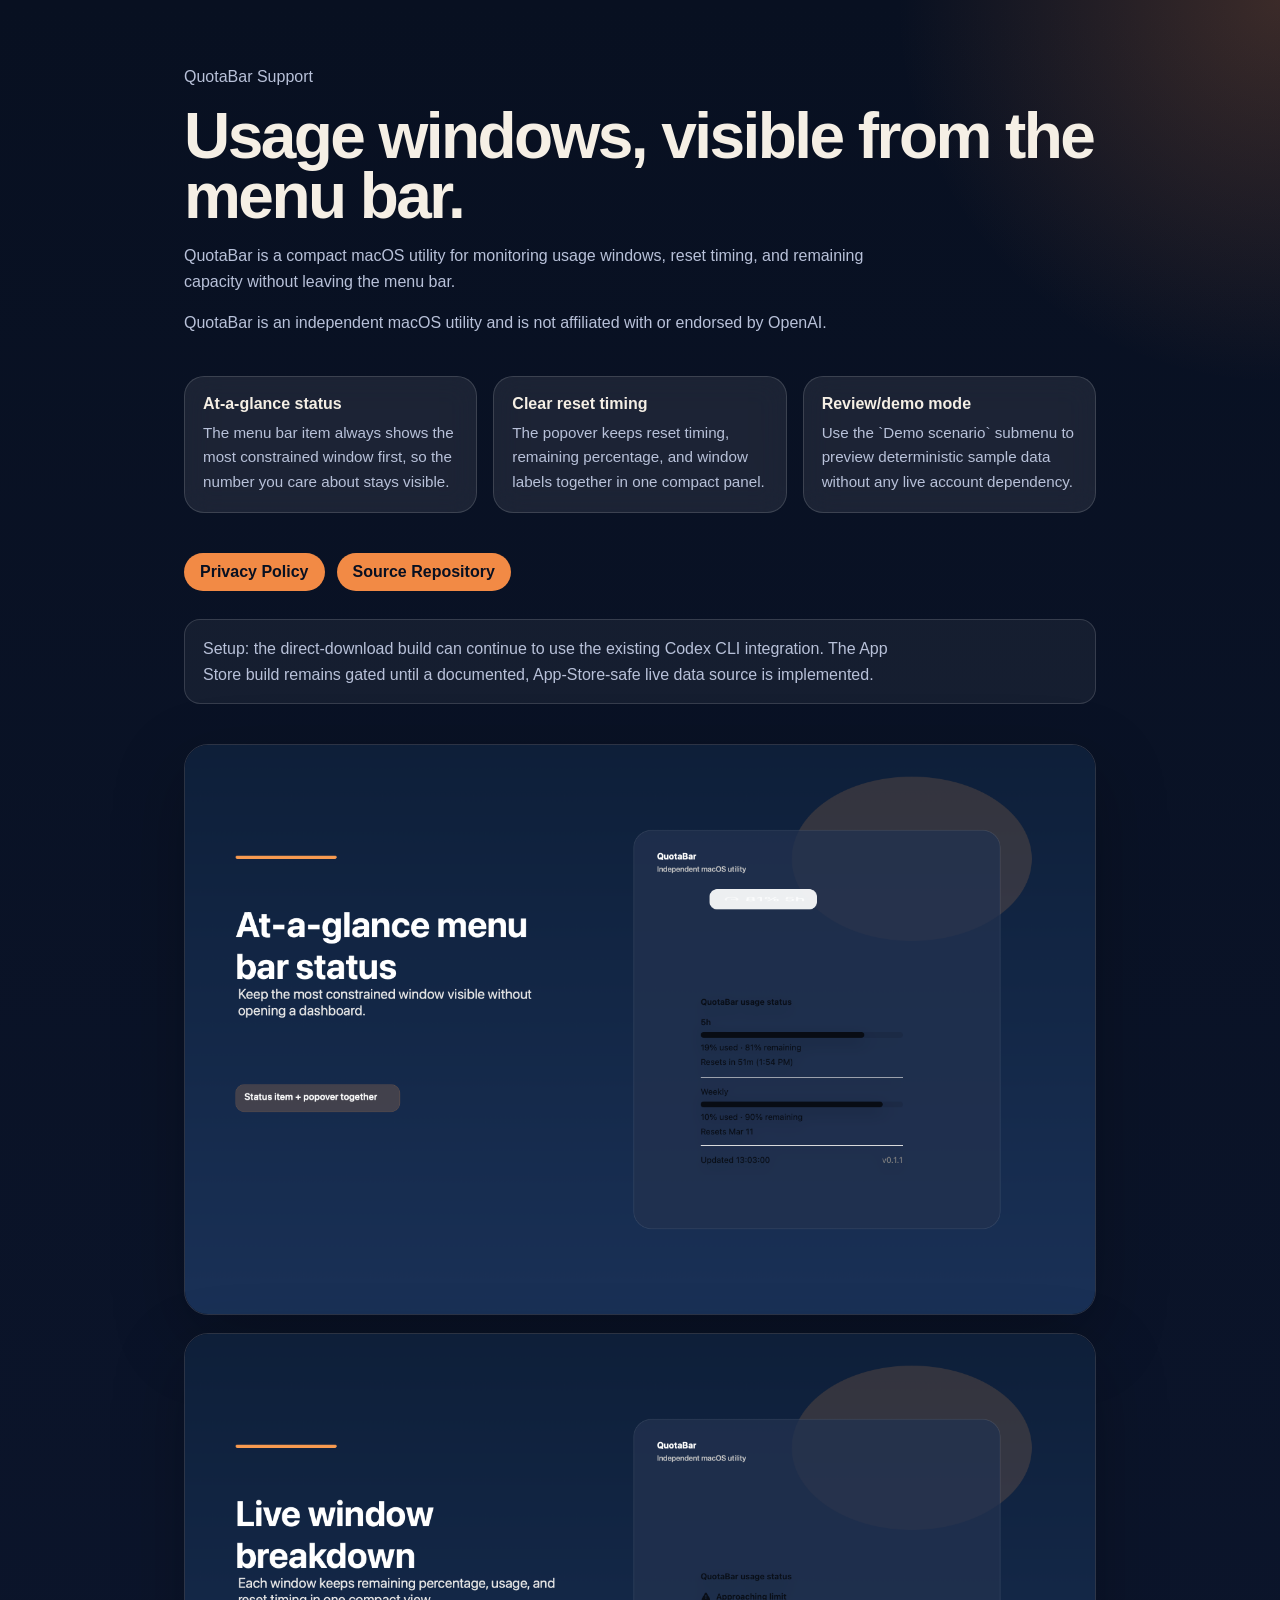
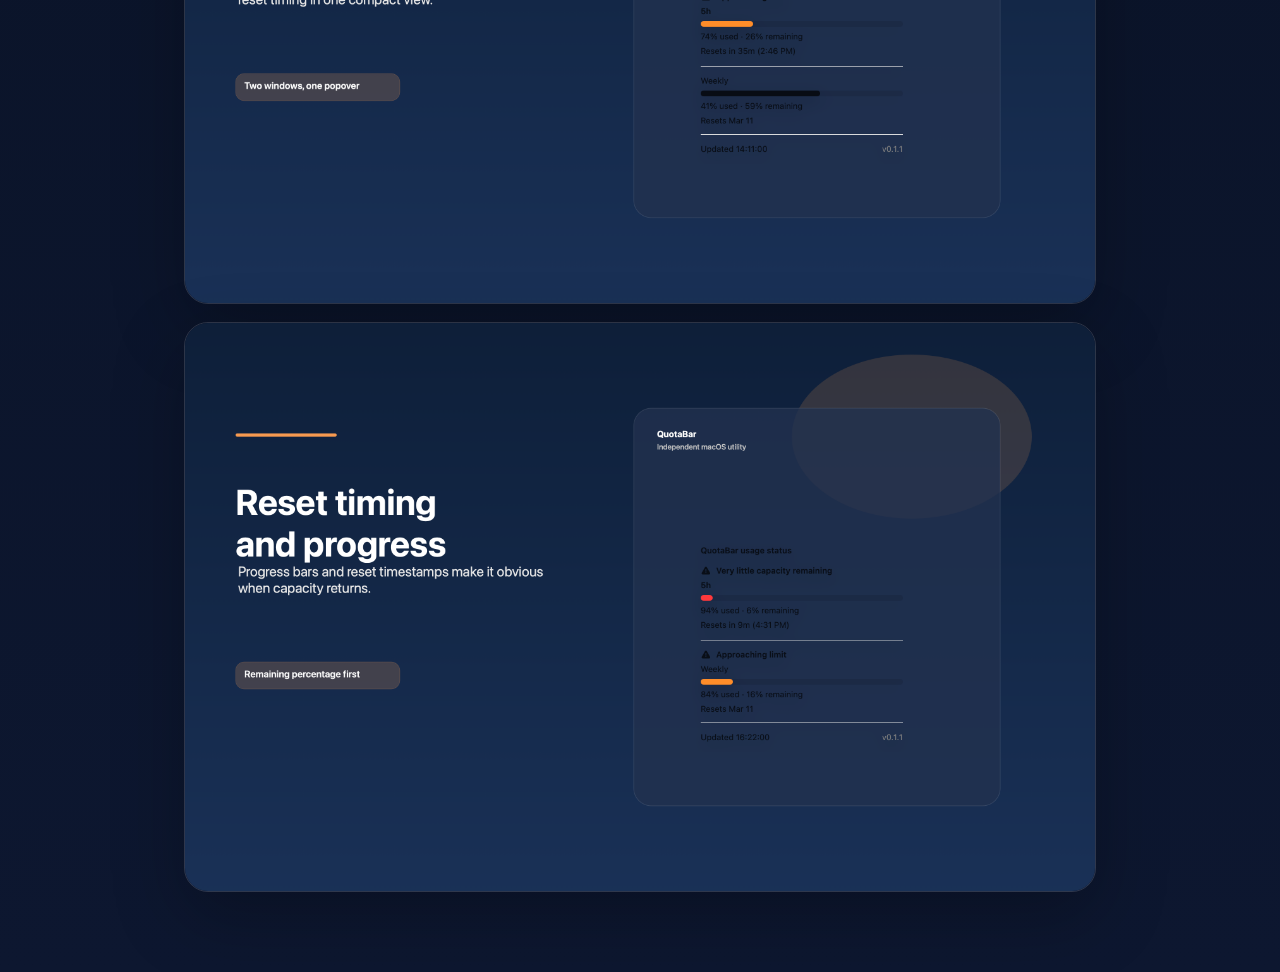
<file: AppStore/site/index.html>
<!doctype html>
<html lang="en">
<head>
  <meta charset="utf-8">
  <meta name="viewport" content="width=device-width, initial-scale=1">
  <title>QuotaBar Support</title>
  <style>
    :root {
      color-scheme: light;
      --bg: #081021;
      --bg-soft: #101a31;
      --card: rgba(255,255,255,0.08);
      --text: #f5efe5;
      --muted: #b8c1d9;
      --accent: #f28a45;
      --border: rgba(255,255,255,0.14);
    }
    * { box-sizing: border-box; }
    body {
      margin: 0;
      font-family: ui-sans-serif, -apple-system, BlinkMacSystemFont, "Segoe UI", sans-serif;
      background:
        radial-gradient(circle at top right, rgba(242,138,69,0.22), transparent 24rem),
        linear-gradient(180deg, var(--bg) 0%, #0d1730 100%);
      color: var(--text);
    }
    main {
      max-width: 960px;
      margin: 0 auto;
      padding: 64px 24px 80px;
    }
    .hero {
      display: grid;
      gap: 16px;
      margin-bottom: 40px;
    }
    h1 {
      margin: 0;
      font-size: clamp(2.4rem, 5vw, 4.4rem);
      line-height: 0.95;
      letter-spacing: -0.04em;
    }
    p {
      margin: 0;
      color: var(--muted);
      line-height: 1.6;
      max-width: 720px;
    }
    .card-grid {
      display: grid;
      grid-template-columns: repeat(auto-fit, minmax(220px, 1fr));
      gap: 16px;
      margin: 32px 0 40px;
    }
    .card {
      border: 1px solid var(--border);
      border-radius: 20px;
      padding: 18px;
      background: var(--card);
      backdrop-filter: blur(14px);
    }
    .card h2 {
      margin: 0 0 8px;
      font-size: 1rem;
      color: var(--text);
    }
    .card p {
      font-size: 0.95rem;
    }
    .links {
      display: flex;
      flex-wrap: wrap;
      gap: 12px;
      margin-top: 24px;
    }
    .links a {
      color: var(--bg);
      background: var(--accent);
      border-radius: 999px;
      padding: 10px 16px;
      text-decoration: none;
      font-weight: 600;
    }
    .note {
      margin-top: 28px;
      padding: 16px 18px;
      border-radius: 16px;
      border: 1px solid var(--border);
      background: rgba(255,255,255,0.05);
    }
    .gallery {
      display: grid;
      gap: 18px;
      margin-top: 40px;
    }
    .gallery img {
      width: 100%;
      display: block;
      border-radius: 24px;
      border: 1px solid var(--border);
      box-shadow: 0 24px 70px rgba(0,0,0,0.25);
    }
  </style>
</head>
<body>
  <main>
    <section class="hero">
      <p>QuotaBar Support</p>
      <h1>Usage windows, visible from the menu bar.</h1>
      <p>QuotaBar is a compact macOS utility for monitoring usage windows, reset timing, and remaining capacity without leaving the menu bar.</p>
      <p>QuotaBar is an independent macOS utility and is not affiliated with or endorsed by OpenAI.</p>
    </section>

    <section class="card-grid">
      <article class="card">
        <h2>At-a-glance status</h2>
        <p>The menu bar item always shows the most constrained window first, so the number you care about stays visible.</p>
      </article>
      <article class="card">
        <h2>Clear reset timing</h2>
        <p>The popover keeps reset timing, remaining percentage, and window labels together in one compact panel.</p>
      </article>
      <article class="card">
        <h2>Review/demo mode</h2>
        <p>Use the `Demo scenario` submenu to preview deterministic sample data without any live account dependency.</p>
      </article>
    </section>

    <section class="links">
      <a href="./privacy.html">Privacy Policy</a>
      <a href="https://github.com/mikeylong/codex-toolbar">Source Repository</a>
    </section>

    <section class="note">
      <p>Setup: the direct-download build can continue to use the existing Codex CLI integration. The App Store build remains gated until a documented, App-Store-safe live data source is implemented.</p>
    </section>

    <section class="gallery">
      <img src="../screenshots/01-at-a-glance-menu-bar-status.png" alt="QuotaBar App Store screenshot: At-a-glance menu bar status">
      <img src="../screenshots/02-live-window-breakdown.png" alt="QuotaBar App Store screenshot: Live window breakdown">
      <img src="../screenshots/03-reset-timing-and-progress.png" alt="QuotaBar App Store screenshot: Reset timing and progress">
    </section>
  </main>
</body>
</html>
</file>
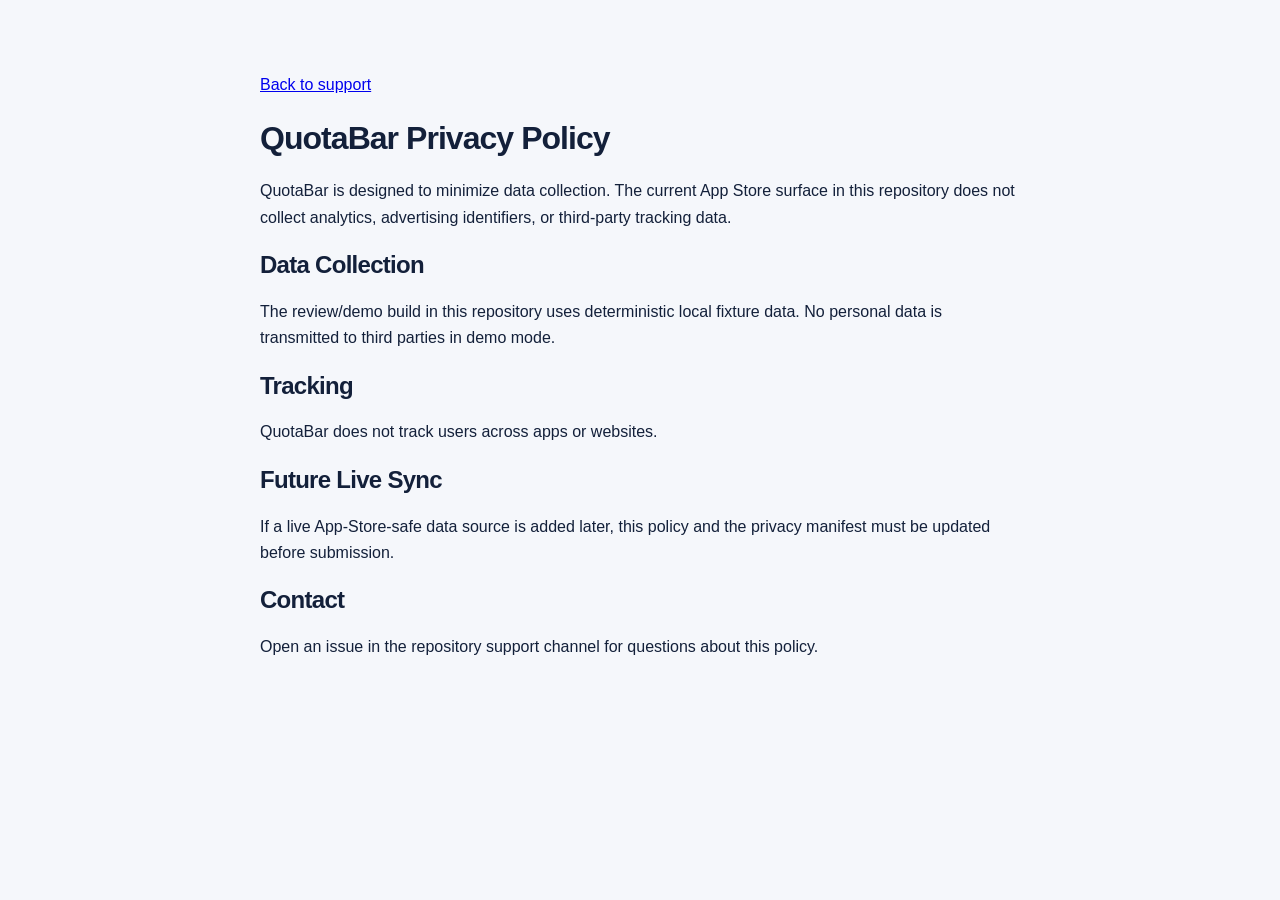
<file: AppStore/site/privacy.html>
<!doctype html>
<html lang="en">
<head>
  <meta charset="utf-8">
  <meta name="viewport" content="width=device-width, initial-scale=1">
  <title>QuotaBar Privacy Policy</title>
  <style>
    body {
      margin: 0;
      font-family: ui-sans-serif, -apple-system, BlinkMacSystemFont, "Segoe UI", sans-serif;
      background: #f5f7fb;
      color: #13203a;
    }
    main {
      max-width: 760px;
      margin: 0 auto;
      padding: 56px 24px 72px;
    }
    h1, h2 { letter-spacing: -0.03em; }
    p, li { line-height: 1.65; }
  </style>
</head>
<body>
  <main>
    <p><a href="./index.html">Back to support</a></p>
    <h1>QuotaBar Privacy Policy</h1>
    <p>QuotaBar is designed to minimize data collection. The current App Store surface in this repository does not collect analytics, advertising identifiers, or third-party tracking data.</p>

    <h2>Data Collection</h2>
    <p>The review/demo build in this repository uses deterministic local fixture data. No personal data is transmitted to third parties in demo mode.</p>

    <h2>Tracking</h2>
    <p>QuotaBar does not track users across apps or websites.</p>

    <h2>Future Live Sync</h2>
    <p>If a live App-Store-safe data source is added later, this policy and the privacy manifest must be updated before submission.</p>

    <h2>Contact</h2>
    <p>Open an issue in the repository support channel for questions about this policy.</p>
  </main>
</body>
</html>
</file>
